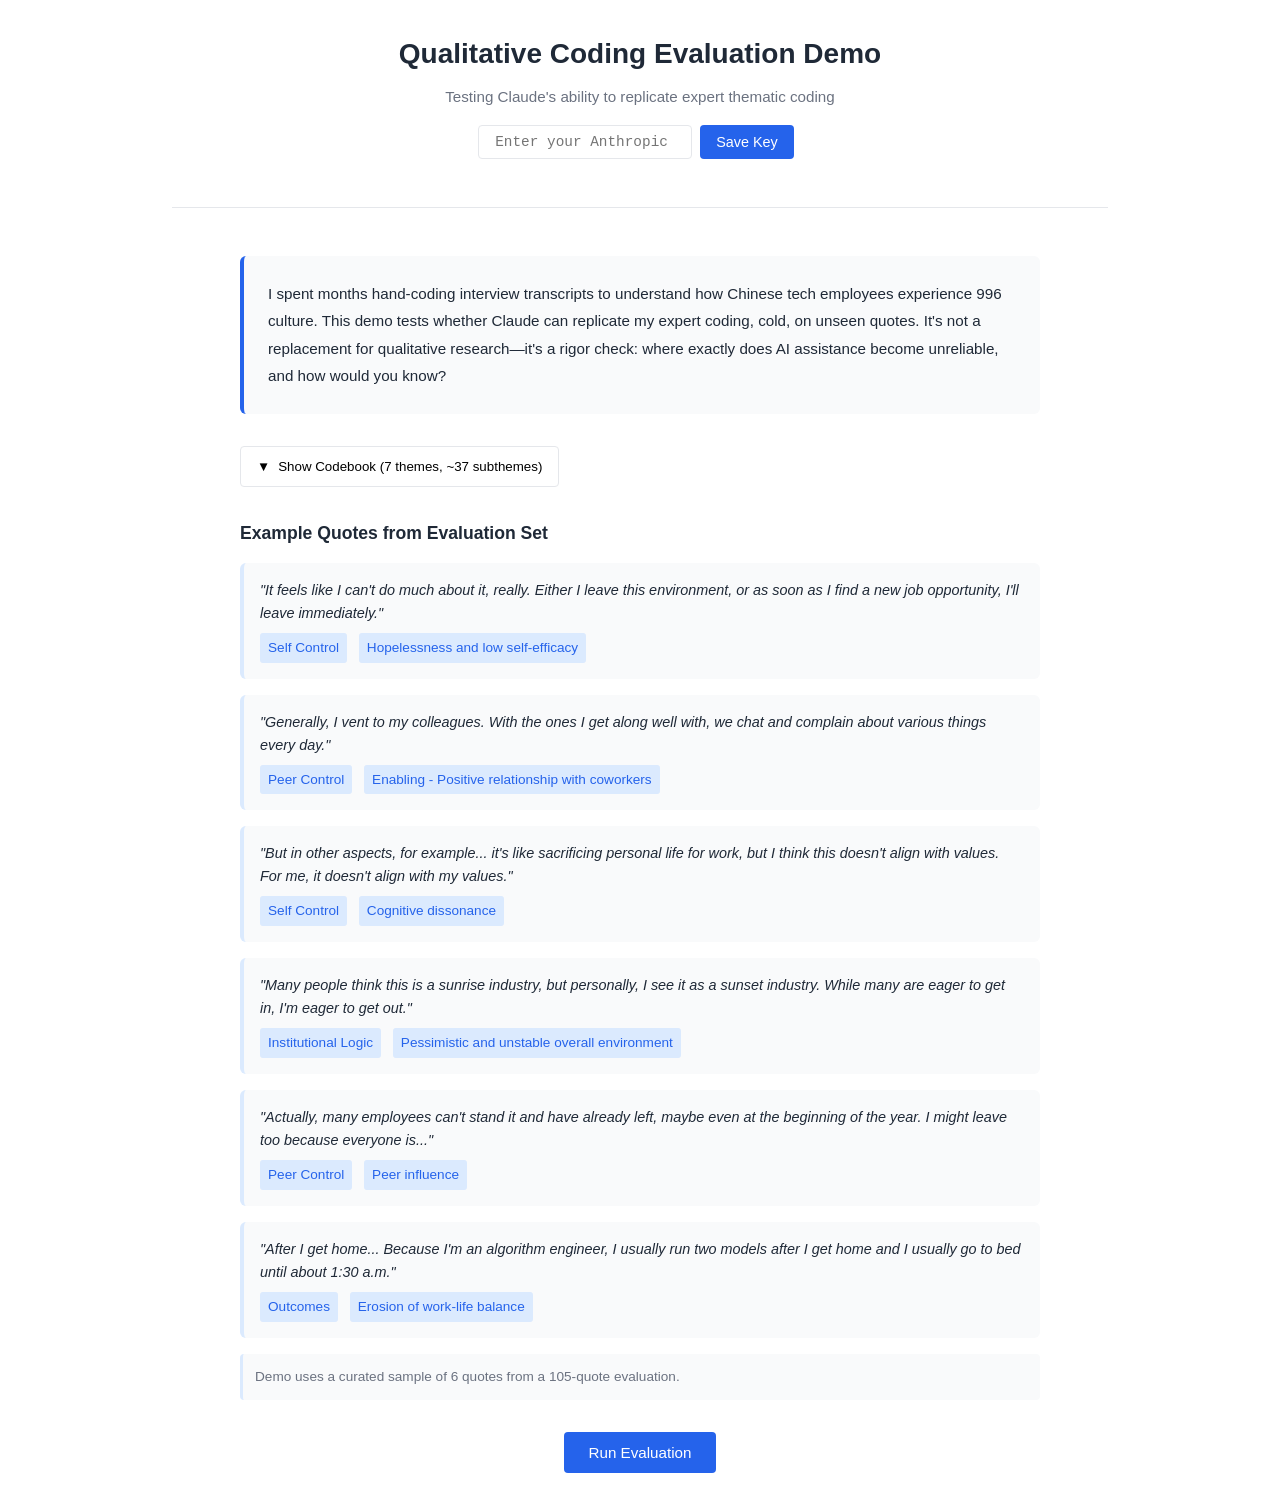
<file: coding-harness-demo.html>
<!DOCTYPE html>
<html lang="en">
<head>
  <meta charset="UTF-8">
  <meta name="viewport" content="width=device-width, initial-scale=1.0">
  <title>Qualitative Coding Evaluation Demo</title>
  <style>
    * {
      margin: 0;
      padding: 0;
      box-sizing: border-box;
    }

    :root {
      --accent: #2563eb;
      --accent-light: #dbeafe;
      --text-dark: #1f2937;
      --text-muted: #6b7280;
      --border: #e5e7eb;
      --success: #10b981;
      --error: #ef4444;
      --bg-light: #f9fafb;
    }

    body {
      font-family: -apple-system, BlinkMacSystemFont, 'Segoe UI', sans-serif;
      color: var(--text-dark);
      background: white;
      line-height: 1.6;
    }

    .container {
      max-width: 1000px;
      margin: 0 auto;
      padding: 2rem;
    }

    header {
      text-align: center;
      margin-bottom: 3rem;
      border-bottom: 1px solid var(--border);
      padding-bottom: 2rem;
    }

    h1 {
      font-size: 1.75rem;
      margin-bottom: 0.5rem;
      color: var(--text-dark);
    }

    .subtitle {
      color: var(--text-muted);
      font-size: 0.95rem;
      margin-bottom: 1rem;
    }

    .api-key-section {
      display: flex;
      gap: 0.5rem;
      justify-content: center;
      margin-bottom: 1rem;
      flex-wrap: wrap;
    }

    .api-key-section input {
      padding: 0.5rem 1rem;
      border: 1px solid var(--border);
      border-radius: 4px;
      font-size: 0.9rem;
      font-family: monospace;
    }

    .api-key-section button {
      padding: 0.5rem 1rem;
      background: var(--accent);
      color: white;
      border: none;
      border-radius: 4px;
      cursor: pointer;
      font-size: 0.9rem;
      transition: background 0.2s;
    }

    .api-key-section button:hover {
      background: #1d4ed8;
    }

    .api-key-section button:disabled {
      background: #cbd5e1;
      cursor: not-allowed;
    }

    .status {
      font-size: 0.85rem;
      margin-top: 0.5rem;
      color: var(--success);
    }

    /* Screens */
    .screen {
      display: none;
    }

    .screen.active {
      display: block;
    }

    /* Screen 1: Introduction */
    .intro-content {
      max-width: 800px;
      margin: 0 auto;
    }

    .description {
      background: var(--bg-light);
      padding: 1.5rem;
      border-radius: 6px;
      margin-bottom: 2rem;
      font-size: 0.95rem;
      line-height: 1.8;
      border-left: 4px solid var(--accent);
    }

    .codebook-section {
      margin-bottom: 2rem;
    }

    .section-title {
      font-size: 1.1rem;
      font-weight: 600;
      margin-bottom: 1rem;
      color: var(--text-dark);
    }

    .codebook-toggle {
      background: white;
      border: 1px solid var(--border);
      padding: 0.75rem 1rem;
      border-radius: 4px;
      cursor: pointer;
      font-weight: 500;
      display: flex;
      align-items: center;
      gap: 0.5rem;
      transition: background 0.2s;
    }

    .codebook-toggle:hover {
      background: var(--bg-light);
    }

    .codebook-content {
      display: none;
      margin-top: 1rem;
      background: var(--bg-light);
      padding: 1.5rem;
      border-radius: 6px;
      max-height: 400px;
      overflow-y: auto;
    }

    .codebook-content.open {
      display: block;
    }

    .theme-item {
      margin-bottom: 1.5rem;
      padding-bottom: 1.5rem;
      border-bottom: 1px solid var(--border);
    }

    .theme-item:last-child {
      border-bottom: none;
    }

    .theme-name {
      font-weight: 600;
      color: var(--accent);
      margin-bottom: 0.5rem;
    }

    .theme-def {
      font-size: 0.85rem;
      color: var(--text-muted);
      margin-bottom: 0.75rem;
      font-style: italic;
    }

    .subtheme {
      font-size: 0.85rem;
      margin: 0.4rem 0;
      padding-left: 1rem;
      color: var(--text-dark);
    }

    .examples-section {
      margin-bottom: 2rem;
    }

    .quote-preview {
      background: var(--bg-light);
      padding: 1rem;
      border-radius: 6px;
      margin-bottom: 1rem;
      border-left: 4px solid var(--accent-light);
      font-size: 0.9rem;
    }

    .quote-text {
      font-style: italic;
      color: var(--text-dark);
      margin-bottom: 0.5rem;
    }

    .quote-label {
      font-size: 0.85rem;
      color: var(--text-muted);
    }

    .label-badge {
      display: inline-block;
      background: var(--accent-light);
      color: var(--accent);
      padding: 0.25rem 0.5rem;
      border-radius: 3px;
      font-weight: 500;
      margin-right: 0.5rem;
    }

    .button-group {
      display: flex;
      gap: 1rem;
      justify-content: center;
      margin-top: 2rem;
      flex-wrap: wrap;
    }

    .btn {
      padding: 0.75rem 1.5rem;
      border: none;
      border-radius: 4px;
      font-size: 0.95rem;
      font-weight: 500;
      cursor: pointer;
      transition: all 0.2s;
    }

    .btn-primary {
      background: var(--accent);
      color: white;
    }

    .btn-primary:hover:not(:disabled) {
      background: #1d4ed8;
      transform: translateY(-1px);
    }

    .btn-primary:disabled {
      background: #cbd5e1;
      cursor: not-allowed;
    }

    .btn-secondary {
      background: white;
      color: var(--accent);
      border: 1px solid var(--accent);
    }

    .btn-secondary:hover {
      background: var(--accent-light);
    }

    /* Screen 2: Live Coding */
    .progress-bar {
      width: 100%;
      height: 6px;
      background: var(--border);
      border-radius: 3px;
      overflow: hidden;
      margin-bottom: 1.5rem;
    }

    .progress-fill {
      height: 100%;
      background: var(--accent);
      transition: width 0.3s ease;
    }

    .quote-container {
      background: var(--bg-light);
      padding: 1.5rem;
      border-radius: 6px;
      margin-bottom: 2rem;
      border: 1px solid var(--border);
    }

    .quote-container.processing {
      border-color: var(--accent);
      box-shadow: 0 0 0 3px var(--accent-light);
    }

    .quote-header {
      font-size: 0.85rem;
      color: var(--text-muted);
      margin-bottom: 1rem;
    }

    .quote-main {
      font-size: 0.95rem;
      font-style: italic;
      color: var(--text-dark);
      margin-bottom: 1.5rem;
      line-height: 1.7;
    }

    .prediction-section {
      margin-bottom: 1.5rem;
    }

    .prediction-label {
      font-size: 0.85rem;
      font-weight: 500;
      color: var(--text-muted);
      text-transform: uppercase;
      letter-spacing: 0.5px;
      margin-bottom: 0.5rem;
    }

    .prediction-loading {
      display: flex;
      align-items: center;
      gap: 0.5rem;
      color: var(--text-muted);
      font-size: 0.9rem;
    }

    .spinner {
      width: 16px;
      height: 16px;
      border: 2px solid var(--accent-light);
      border-top-color: var(--accent);
      border-radius: 50%;
      animation: spin 0.6s linear infinite;
    }

    @keyframes spin {
      to { transform: rotate(360deg); }
    }

    .prediction-result {
      background: white;
      border: 1px solid var(--border);
      padding: 1rem;
      border-radius: 4px;
    }

    .pred-row {
      display: grid;
      grid-template-columns: 120px 1fr;
      gap: 1rem;
      margin-bottom: 0.75rem;
      font-size: 0.9rem;
    }

    .pred-row:last-child {
      margin-bottom: 0;
    }

    .pred-label {
      font-weight: 500;
      color: var(--text-muted);
    }

    .pred-value {
      color: var(--text-dark);
    }

    .accuracy-check {
      display: flex;
      align-items: center;
      gap: 0.5rem;
      padding: 1rem;
      border-radius: 4px;
      font-weight: 500;
      margin-top: 1rem;
    }

    .accuracy-check.match {
      background: #ecfdf5;
      color: var(--success);
    }

    .accuracy-check.miss {
      background: #fef2f2;
      color: var(--error);
    }

    .check-icon {
      font-size: 1.2rem;
    }

    /* Screen 3: Results */
    .results-grid {
      display: grid;
      grid-template-columns: 1fr 1fr;
      gap: 1.5rem;
      margin-bottom: 2rem;
    }

    @media (max-width: 600px) {
      .results-grid {
        grid-template-columns: 1fr;
      }
    }

    .stat-card {
      background: var(--bg-light);
      padding: 1.5rem;
      border-radius: 6px;
      text-align: center;
      border: 1px solid var(--border);
    }

    .stat-value {
      font-size: 2rem;
      font-weight: 700;
      color: var(--accent);
      margin-bottom: 0.5rem;
    }

    .stat-label {
      font-size: 0.85rem;
      color: var(--text-muted);
      text-transform: uppercase;
      letter-spacing: 0.5px;
    }

    .breakdown-section {
      margin-bottom: 2rem;
    }

    .breakdown-table {
      width: 100%;
      border-collapse: collapse;
      background: white;
      border: 1px solid var(--border);
      border-radius: 6px;
      overflow: hidden;
      font-size: 0.9rem;
    }

    .breakdown-table thead {
      background: var(--bg-light);
      border-bottom: 1px solid var(--border);
    }

    .breakdown-table th {
      padding: 1rem;
      text-align: left;
      font-weight: 600;
      color: var(--text-dark);
    }

    .breakdown-table td {
      padding: 1rem;
      border-bottom: 1px solid var(--border);
    }

    .breakdown-table tr:last-child td {
      border-bottom: none;
    }

    .miss-section {
      margin-bottom: 2rem;
    }

    .miss-card {
      background: white;
      border: 1px solid var(--border);
      padding: 1.5rem;
      border-radius: 6px;
      margin-bottom: 1.5rem;
    }

    .miss-quote {
      font-style: italic;
      color: var(--text-dark);
      margin-bottom: 1rem;
      font-size: 0.9rem;
      line-height: 1.6;
    }

    .miss-comparison {
      display: grid;
      grid-template-columns: 1fr 1fr;
      gap: 1rem;
      margin-bottom: 1rem;
      font-size: 0.85rem;
    }

    @media (max-width: 600px) {
      .miss-comparison {
        grid-template-columns: 1fr;
      }
    }

    .miss-col {
      background: var(--bg-light);
      padding: 1rem;
      border-radius: 4px;
    }

    .miss-col-label {
      font-weight: 600;
      color: var(--text-muted);
      margin-bottom: 0.5rem;
      text-transform: uppercase;
      font-size: 0.75rem;
      letter-spacing: 0.5px;
    }

    .miss-col-content {
      color: var(--text-dark);
    }

    .miss-col-content strong {
      color: var(--text-dark);
      display: block;
      margin-bottom: 0.25rem;
    }

    .miss-explanation {
      background: #fef9f3;
      border-left: 4px solid #f59e0b;
      padding: 0.75rem;
      border-radius: 3px;
      font-size: 0.85rem;
      color: #92400e;
    }

    .key-finding {
      background: #f0f9ff;
      border-left: 4px solid var(--accent);
      padding: 1.5rem;
      border-radius: 6px;
      line-height: 1.8;
      font-size: 0.95rem;
      margin-bottom: 2rem;
    }

    .key-finding-title {
      font-weight: 600;
      color: var(--accent);
      margin-bottom: 0.5rem;
      text-transform: uppercase;
      font-size: 0.85rem;
      letter-spacing: 0.5px;
    }

    .links-section {
      display: flex;
      gap: 1rem;
      margin-top: 2rem;
      justify-content: center;
      flex-wrap: wrap;
    }

    .links-section a {
      color: var(--accent);
      text-decoration: none;
      font-weight: 500;
      padding: 0.5rem 1rem;
      border: 1px solid var(--accent);
      border-radius: 4px;
      transition: all 0.2s;
    }

    .links-section a:hover {
      background: var(--accent-light);
    }

    .loading-message {
      text-align: center;
      padding: 2rem;
      color: var(--text-muted);
    }

    .error-message {
      background: #fef2f2;
      color: var(--error);
      padding: 1rem;
      border-radius: 4px;
      margin-bottom: 1rem;
      border: 1px solid #fecaca;
    }

    .note {
      font-size: 0.85rem;
      color: var(--text-muted);
      margin-top: 1rem;
      padding: 0.75rem;
      background: var(--bg-light);
      border-radius: 4px;
      border-left: 3px solid var(--accent-light);
    }
  </style>
</head>
<body>
  <div class="container">
    <header>
      <h1>Qualitative Coding Evaluation Demo</h1>
      <p class="subtitle">Testing Claude's ability to replicate expert thematic coding</p>
      <div class="api-key-section">
        <input type="password" id="apiKeyInput" placeholder="Enter your Anthropic API key">
        <button onclick="setApiKey()">Save Key</button>
        <span id="keyStatus" class="status"></span>
      </div>
    </header>

    <!-- Screen 1: Introduction -->
    <div class="screen active" id="screenIntro">
      <div class="intro-content">
        <div class="description">
          I spent months hand-coding interview transcripts to understand how Chinese tech employees experience 996 culture.
          This demo tests whether Claude can replicate my expert coding, cold, on unseen quotes. It's not a replacement for
          qualitative research—it's a rigor check: where exactly does AI assistance become unreliable, and how would you know?
        </div>

        <div class="codebook-section">
          <button class="codebook-toggle" onclick="toggleCodebook()">
            <span id="toggleArrow">▼</span>
            Show Codebook (7 themes, ~37 subthemes)
          </button>
          <div id="codebookContent" class="codebook-content">
            <!-- Will be populated by JS -->
          </div>
        </div>

        <div class="examples-section">
          <h2 class="section-title">Example Quotes from Evaluation Set</h2>
          <div id="exampleQuotes">
            <!-- Will be populated by JS -->
          </div>
          <div class="note">Demo uses a curated sample of 6 quotes from a 105-quote evaluation.</div>
        </div>

        <div class="button-group">
          <button class="btn btn-primary" onclick="startEvaluation()">Run Evaluation</button>
        </div>
      </div>
    </div>

    <!-- Screen 2: Live Coding -->
    <div class="screen" id="screenLive">
      <h2 class="section-title">Processing Quotes...</h2>
      <div class="progress-bar">
        <div class="progress-fill" id="progressFill"></div>
      </div>
      <div id="quotesCoding">
        <!-- Will be populated by JS -->
      </div>
      <div id="errorMessage" class="error-message" style="display: none;"></div>
    </div>

    <!-- Screen 3: Results -->
    <div class="screen" id="screenResults">
      <h2 class="section-title">Evaluation Results</h2>

      <div class="results-grid">
        <div class="stat-card">
          <div class="stat-value" id="themeAccuracy">—</div>
          <div class="stat-label">Theme Accuracy</div>
        </div>
        <div class="stat-card">
          <div class="stat-value" id="subthemeAccuracy">—</div>
          <div class="stat-label">Subtheme Accuracy</div>
        </div>
      </div>

      <div class="breakdown-section">
        <h3 class="section-title">By-Theme Breakdown</h3>
        <table class="breakdown-table">
          <thead>
            <tr>
              <th>Theme</th>
              <th>Theme Accuracy</th>
              <th>Subtheme Accuracy</th>
            </tr>
          </thead>
          <tbody id="breakdownTable">
            <!-- Will be populated by JS -->
          </tbody>
        </table>
      </div>

      <div class="miss-section">
        <h3 class="section-title">Highlighted Misses</h3>
        <div id="misses">
          <!-- Will be populated by JS -->
        </div>
      </div>

      <div class="key-finding">
        <div class="key-finding-title">Key Finding</div>
        <p>Claude achieves ~64% theme-level accuracy cold, dropping to ~48% at the subtheme level. Few-shot examples (+1 example per subtheme) improve accuracy by ~3-4 points — a real but modest lift. The systematic failure on Institutional Logic (0% accuracy) reveals a core limitation: Claude codes by surface topic, while expert qualitative coding requires reading the structural or psychological pattern a quote instantiates — a distinction that depends on context no single quote can supply.</p>
      </div>

      <div class="links-section">
        <a href="https://github.com/huanggtw/coding-harness" target="_blank">GitHub Repository</a>
        <a href="https://huanggtw.github.io" target="_blank">Back to Portfolio</a>
      </div>

      <div class="button-group">
        <button class="btn btn-secondary" onclick="resetEvaluation()">Run Again</button>
      </div>
    </div>
  </div>

  <script>
    let apiKey = null;
    let codebookData = null;
    let evaluationResults = [];

    const quotes = [
      {
        text: "It feels like I can't do much about it, really. Either I leave this environment, or as soon as I find a new job opportunity, I'll leave immediately.",
        humanTheme: "Self Control",
        humanSubtheme: "Hopelessness and low self-efficacy"
      },
      {
        text: "Generally, I vent to my colleagues. With the ones I get along well with, we chat and complain about various things every day.",
        humanTheme: "Peer Control",
        humanSubtheme: "Enabling - Positive relationship with coworkers"
      },
      {
        text: "But in other aspects, for example... it's like sacrificing personal life for work, but I think this doesn't align with values. For me, it doesn't align with my values.",
        humanTheme: "Self Control",
        humanSubtheme: "Cognitive dissonance"
      },
      {
        text: "Many people think this is a sunrise industry, but personally, I see it as a sunset industry. While many are eager to get in, I'm eager to get out.",
        humanTheme: "Institutional Logic",
        humanSubtheme: "Pessimistic and unstable overall environment"
      },
      {
        text: "Actually, many employees can't stand it and have already left, maybe even at the beginning of the year. I might leave too because everyone is...",
        humanTheme: "Peer Control",
        humanSubtheme: "Peer influence"
      },
      {
        text: "After I get home... Because I'm an algorithm engineer, I usually run two models after I get home and I usually go to bed until about 1:30 a.m.",
        humanTheme: "Outcomes",
        humanSubtheme: "Erosion of work-life balance"
      }
    ];

    const codebook = {
      "Self Control": {
        "definition": "Regulation of one's emotions and willingness to sacrifice personal needs to meet work demands.",
        "subthemes": {
          "Monetary motives": "Financial gains as the most common primary motivation for entering or staying in the field.",
          "Hopelessness and low self-efficacy": "Sense of hopelessness or learned helplessness regarding one's ability to alter current workplace conditions.",
          "Tolerance depends on current circumstances": "Rationalizing harsh conditions as tolerable specifically because of one's current personal circumstances (e.g. being young, single, no dependents).",
          "Internalizing emotions and expectations": "Internalizing externally imposed expectations and applying similar standards to oneself, often blurring the line between voluntary and coerced effort.",
          "Cognitive dissonance": "Holding two contradictory beliefs or statements about one's own behavior or motivation without resolving the contradiction (e.g. claiming something is voluntary while describing it as unavoidable).",
          "Job satisfaction and passion": "Genuine enjoyment, passion, or intrinsic satisfaction derived from the work itself.",
          "Others": "Self-control related content that does not fit cleanly into the above subthemes."
        }
      },
      "Peer Control": {
        "definition": "Employees observing and responding to colleagues' behavior to influence performance and assess standing.",
        "subthemes": {
          "Peer influence": "Employees adopt the attitudes and behaviors of colleagues through passive observation and implicit expectations (e.g. staying late because others do).",
          "Peer monitoring": "Employees actively observing and responding to the behaviors of peers, often involving competition or withholding help/information.",
          "Enabling - Collaborative work environment": "Descriptions of a generally collaborative, mutually supportive team or work environment.",
          "Enabling - Positive relationship with coworkers": "Positive, supportive interpersonal relationships with coworkers, including venting or emotional support.",
          "Enabling - Egalitarian relationship with leaders": "Flat, non-hierarchical, or mutually respectful relationships between employees and leaders/managers."
        }
      },
      "Management Control": {
        "definition": "Authority-driven practices used by supervisors/managers to shape behavior, monitor performance, and achieve organizational goals.",
        "subthemes": {
          "Toxic leadership dynamics and delicate interpersonal relationships": "Hierarchical, manipulative, or neglectful leadership dynamics; strained or fragile relationships with supervisors.",
          "Ineffective (upwards) communication": "Limited ability of employees to communicate concerns, feedback, or pushback to management, or feedback that yields little result.",
          "Unreasonable workload and inefficiency": "Assignment of excessive, unreasonable workload or inefficient/redundant meetings and tasks.",
          "Enabling - Egalitarian relationship with leaders": "Flat, non-hierarchical, or mutually respectful relationships between employees and leaders/managers.",
          "Enabling - Supportive leadership encouraging personal development": "Leadership that actively supports employees' growth, learning, or personal development."
        }
      },
      "Organizational Control": {
        "definition": "Organization-level practices that align employee behaviors with organizational goals and benefits.",
        "subthemes": {
          "Performance evaluation": "Formal evaluation/ranking systems (e.g. forced ranking, 2-7-1 or 3-6-1 systems) used to assess and incentivize employees.",
          "Definitions of model employees": "Organizational or cultural definition of what an ideal ('model') employee looks like, often tied to long hours or total availability.",
          "Disconnect between stated policies and actual practices": "Disparity between how official company policies are written/intended versus how they are actually implemented or experienced.",
          "Normalization of overtime and long working hours": "Organizational norms that treat overtime and long hours as routine or expected rather than exceptional.",
          "Sociocultural expectations to \"involute\"": "Pressure to engage in 'involution' (neijuan) -- escalating internal competition without proportional reward.",
          "Pessimistic and unstable overall environment": "A generally pessimistic, precarious, or unstable organizational/economic environment.",
          "Cultural control": "Organizational culture (events, values, messaging) used as a mechanism of behavioral control.",
          "Enabling factors": "Organizational practices or conditions that support employee wellbeing or push back against overwork culture.",
          "Others": "Organizational control content that does not fit cleanly into the above subthemes."
        }
      },
      "Industrial Logic": {
        "definition": "Shared assumptions, values, and practices within the tech industry that guide behavior and define what is considered acceptable.",
        "subthemes": {
          "Lifelong learning in a rapidly evolving environment": "Expectation to continuously learn and keep up with fast-evolving technology, often conflicting with personal time.",
          "Age barrier and discrimination": "Perception that age (particularly around 35) is a critical turning point or liability in one's career trajectory ('35-year-old curse').",
          "High pressure and uncertainty": "General sense of high pressure, volatility, or uncertainty attributed to the nature of the industry.",
          "Competitive work culture": "Industry-wide culture of intense competition among employees or companies.",
          "Perceived commitment to long-term employment": "Beliefs about job security or expected tenure within the industry.",
          "Anxiety stemming from not learning due to industrial expectations": "Anxiety specifically tied to falling behind on learning/skills given industry expectations."
        }
      },
      "Institutional Logic": {
        "definition": "Society-wide norms, values, and beliefs that shape what is considered acceptable behavior, beyond the immediate organization or industry.",
        "subthemes": {
          "Normalization of overtime and long working hours": "Societal-level normalization of long hours/overtime such that it is not perceived as unusual or excessive (e.g. 9-9-6 / 996).",
          "Sociocultural expectations to \"involute\"": "Broader societal pressure toward 'involution' -- escalating effort/competition without proportional reward.",
          "Pessimistic and unstable overall environment": "Society-wide sense of a pessimistic or unstable economic/social environment.",
          "Chinese habit of taking naps after lunch (ambiuous boundary)": "Cultural practice of taking a midday nap, discussed as an ambiguous boundary between personal rest and work norms."
        }
      },
      "Outcomes": {
        "definition": "Personal and psychological impacts of the workplace culture and control mechanisms described above.",
        "subthemes": {
          "Chronic burnout and exhaustion": "Persistent physical and emotional exhaustion attributed to work demands.",
          "Deterioration of mental and physical wellbeing": "Physical health decline (e.g. weight gain, insomnia) or mental health decline linked to work conditions.",
          "Retaliatory entertainment": "Pattern of late-night leisure/screen use undertaken in response to work-related fatigue, at the cost of sleep.",
          "Erosion of work-life balance": "Loss of personal time, relationships, or non-work life due to work demands.",
          "Internalization of overwork and personality shift": "Internalizing overwork as normal to the point of experiencing a shift in one's personality or self-concept."
        }
      }
    };

    function setApiKey() {
      const key = document.getElementById('apiKeyInput').value.trim();
      if (!key) {
        document.getElementById('keyStatus').textContent = '❌ Key required';
        return;
      }
      apiKey = key;
      document.getElementById('keyStatus').textContent = '✓ Key saved';
      document.getElementById('apiKeyInput').value = '';
    }

    function toggleCodebook() {
      const content = document.getElementById('codebookContent');
      const arrow = document.getElementById('toggleArrow');
      content.classList.toggle('open');
      arrow.textContent = content.classList.contains('open') ? '▲' : '▼';
    }

    function populateCodebook() {
      const html = Object.entries(codebook).map(([theme, data]) => `
        <div class="theme-item">
          <div class="theme-name">${theme}</div>
          <div class="theme-def">${data.definition}</div>
          ${Object.entries(data.subthemes).map(([subtheme, def]) =>
            `<div class="subtheme"><strong>${subtheme}:</strong> ${def}</div>`
          ).join('')}
        </div>
      `).join('');
      document.getElementById('codebookContent').innerHTML = html;
    }

    function populateExamples() {
      const html = quotes.map(q => `
        <div class="quote-preview">
          <div class="quote-text">"${q.text}"</div>
          <div class="quote-label">
            <span class="label-badge">${q.humanTheme}</span>
            <span class="label-badge">${q.humanSubtheme}</span>
          </div>
        </div>
      `).join('');
      document.getElementById('exampleQuotes').innerHTML = html;
    }

    function startEvaluation() {
      if (!apiKey) {
        alert('Please enter your Anthropic API key first');
        return;
      }
      evaluationResults = [];
      showScreen('screenLive');
      runEvaluation();
    }

    async function runEvaluation() {
      const container = document.getElementById('quotesCoding');
      const errorEl = document.getElementById('errorMessage');
      container.innerHTML = '';
      errorEl.style.display = 'none';
      evaluationResults = [];

      for (let i = 0; i < quotes.length; i++) {
        const quote = quotes[i];
        const quoteEl = document.createElement('div');
        quoteEl.className = 'quote-container processing';
        quoteEl.innerHTML = `
          <div class="quote-header">Quote ${i + 1} of ${quotes.length}</div>
          <div class="quote-main">"${quote.text}"</div>
          <div class="prediction-section">
            <div class="prediction-label">Claude's Prediction</div>
            <div class="prediction-loading">
              <div class="spinner"></div>
              <span>Analyzing...</span>
            </div>
          </div>
        `;
        container.appendChild(quoteEl);
        updateProgress((i + 1) / quotes.length);

        try {
          const prediction = await askClaude(quote.text);

          const themeMatch = prediction.theme === quote.humanTheme;
          const subthemeMatch = prediction.subtheme === quote.humanSubtheme;

          evaluationResults.push({
            quote: quote.text,
            humanTheme: quote.humanTheme,
            humanSubtheme: quote.humanSubtheme,
            predictedTheme: prediction.theme,
            predictedSubtheme: prediction.subtheme,
            rationale: prediction.rationale,
            themeMatch,
            subthemeMatch
          });

          const predHtml = `
            <div class="prediction-result">
              <div class="pred-row">
                <div class="pred-label">Theme</div>
                <div class="pred-value">${prediction.theme}</div>
              </div>
              <div class="pred-row">
                <div class="pred-label">Subtheme</div>
                <div class="pred-value">${prediction.subtheme}</div>
              </div>
              <div class="pred-row">
                <div class="pred-label">Rationale</div>
                <div class="pred-value">${prediction.rationale}</div>
              </div>
            </div>
            <div class="accuracy-check ${themeMatch && subthemeMatch ? 'match' : 'miss'}">
              <span class="check-icon">${themeMatch && subthemeMatch ? '✓' : '✗'}</span>
              <span>${themeMatch && subthemeMatch ? 'Correct' : 'Human: ' + quote.humanTheme + ' / ' + quote.humanSubtheme}</span>
            </div>
          `;

          quoteEl.querySelector('.prediction-section').innerHTML = `
            <div class="prediction-label">Claude's Prediction</div>
            ${predHtml}
          `;
          quoteEl.classList.remove('processing');
        } catch (error) {
          const errorMsg = error.message || 'Unknown error';
          console.error(`Quote ${i + 1} error details:`, error);

          let userMessage = errorMsg;
          if (errorMsg.includes('API error (401)')) {
            userMessage = 'Invalid API key. Please check your Anthropic API key.';
          } else if (errorMsg.includes('API error (429)')) {
            userMessage = 'Rate limited. Please wait a moment and try again.';
          } else if (errorMsg.includes('Failed to fetch')) {
            userMessage = 'Network error. Check your connection and API key settings.';
          }

          errorEl.innerHTML = `⚠️ Error on quote ${i + 1}: ${userMessage}<br><small style="color: var(--text-muted);">Check browser console for details.</small>`;
          errorEl.style.display = 'block';
          quoteEl.querySelector('.prediction-section').innerHTML = `
            <div class="error-message">❌ Failed to get prediction</div>
          `;
          quoteEl.classList.remove('processing');
        }

        await new Promise(resolve => setTimeout(resolve, 500));
      }

      if (evaluationResults.length > 0) {
        showResults();
      } else {
        errorEl.textContent = 'No results to display. Please check your API key and try again.';
        errorEl.style.display = 'block';
      }
    }

    async function askClaude(quote) {
      const systemPrompt = `You are a qualitative coding expert. Given the following codebook and a quote, determine which theme and subtheme best describe the quote.

CODEBOOK:
${JSON.stringify(codebook, null, 2)}

Return ONLY valid JSON with no other text, in this exact format:
{
  "theme": "Theme name",
  "subtheme": "Subtheme name",
  "rationale": "One-sentence explanation"
}

Ensure theme and subtheme are exactly as they appear in the codebook.`;

      try {
        const response = await fetch('https://api.anthropic.com/v1/messages', {
          method: 'POST',
          headers: {
            'Content-Type': 'application/json',
            'x-api-key': apiKey,
            'anthropic-version': '2023-06-01',
            'anthropic-dangerous-direct-browser-access': 'true'
          },
          body: JSON.stringify({
            model: 'claude-sonnet-4-6',
            max_tokens: 200,
            system: systemPrompt,
            messages: [
              {
                role: 'user',
                content: `Quote to code: "${quote}"`
              }
            ]
          })
        });

        if (!response.ok) {
          const errorData = await response.text();
          console.error('API Error - Status:', response.status, 'Response:', errorData);
          throw new Error(`API error (${response.status}): ${response.statusText}`);
        }

        const data = await response.json();
        const text = data.content[0].text;
        return JSON.parse(text);
      } catch (error) {
        console.error('Failed to get prediction from Claude:', error);
        throw error;
      }
    }

    function updateProgress(fraction) {
      document.getElementById('progressFill').style.width = (fraction * 100) + '%';
    }

    function showResults() {
      if (!evaluationResults || evaluationResults.length === 0) {
        document.getElementById('errorMessage').textContent = 'No evaluation data available.';
        document.getElementById('errorMessage').style.display = 'block';
        return;
      }

      showScreen('screenResults');

      const themeCorrect = evaluationResults.filter(r => r.themeMatch).length;
      const subthemeCorrect = evaluationResults.filter(r => r.subthemeMatch).length;
      const totalQuotes = evaluationResults.length;

      const themeAcc = totalQuotes > 0 ? ((themeCorrect / totalQuotes) * 100).toFixed(1) : 0;
      const subthemeAcc = totalQuotes > 0 ? ((subthemeCorrect / totalQuotes) * 100).toFixed(1) : 0;

      document.getElementById('themeAccuracy').textContent = themeAcc + '%';
      document.getElementById('subthemeAccuracy').textContent = subthemeAcc + '%';

      const byTheme = {};
      quotes.forEach((q, i) => {
        if (!byTheme[q.humanTheme]) {
          byTheme[q.humanTheme] = { total: 0, themeCorrect: 0, subthemeCorrect: 0 };
        }
        const result = evaluationResults[i];
        byTheme[q.humanTheme].total++;
        if (result.themeMatch) byTheme[q.humanTheme].themeCorrect++;
        if (result.subthemeMatch) byTheme[q.humanTheme].subthemeCorrect++;
      });

      const tableHtml = Object.entries(byTheme).map(([theme, stats]) => `
        <tr>
          <td>${theme}</td>
          <td>${((stats.themeCorrect / stats.total) * 100).toFixed(0)}% (${stats.themeCorrect}/${stats.total})</td>
          <td>${((stats.subthemeCorrect / stats.total) * 100).toFixed(0)}% (${stats.subthemeCorrect}/${stats.total})</td>
        </tr>
      `).join('');
      document.getElementById('breakdownTable').innerHTML = tableHtml;

      const misses = evaluationResults.filter(r => !r.themeMatch || !r.subthemeMatch).slice(0, 2);
      if (misses.length > 0) {
        const missesHtml = misses.map(m => `
          <div class="miss-card">
            <div class="miss-quote">"${m.quote}"</div>
            <div class="miss-comparison">
              <div class="miss-col">
                <div class="miss-col-label">Your Label</div>
                <div class="miss-col-content">
                  <strong>${m.humanTheme}</strong>
                  ${m.humanSubtheme}
                </div>
              </div>
              <div class="miss-col">
                <div class="miss-col-label">Claude's Prediction</div>
                <div class="miss-col-content">
                  <strong>${m.predictedTheme}</strong>
                  ${m.predictedSubtheme}
                </div>
              </div>
            </div>
            <div class="miss-explanation">
              <strong>Rationale:</strong> ${m.rationale}
            </div>
          </div>
        `).join('');
        document.getElementById('misses').innerHTML = missesHtml;
      } else {
        document.getElementById('misses').innerHTML = '<p style="color: var(--text-muted); font-style: italic;">All quotes were coded correctly!</p>';
      }
    }

    function resetEvaluation() {
      evaluationResults = [];
      showScreen('screenIntro');
      document.getElementById('progressFill').style.width = '0%';
    }

    function showScreen(screenId) {
      document.querySelectorAll('.screen').forEach(s => s.classList.remove('active'));
      document.getElementById(screenId).classList.add('active');
    }

    // Initialize
    populateCodebook();
    populateExamples();
  </script>
</body>
</html>
</file>
